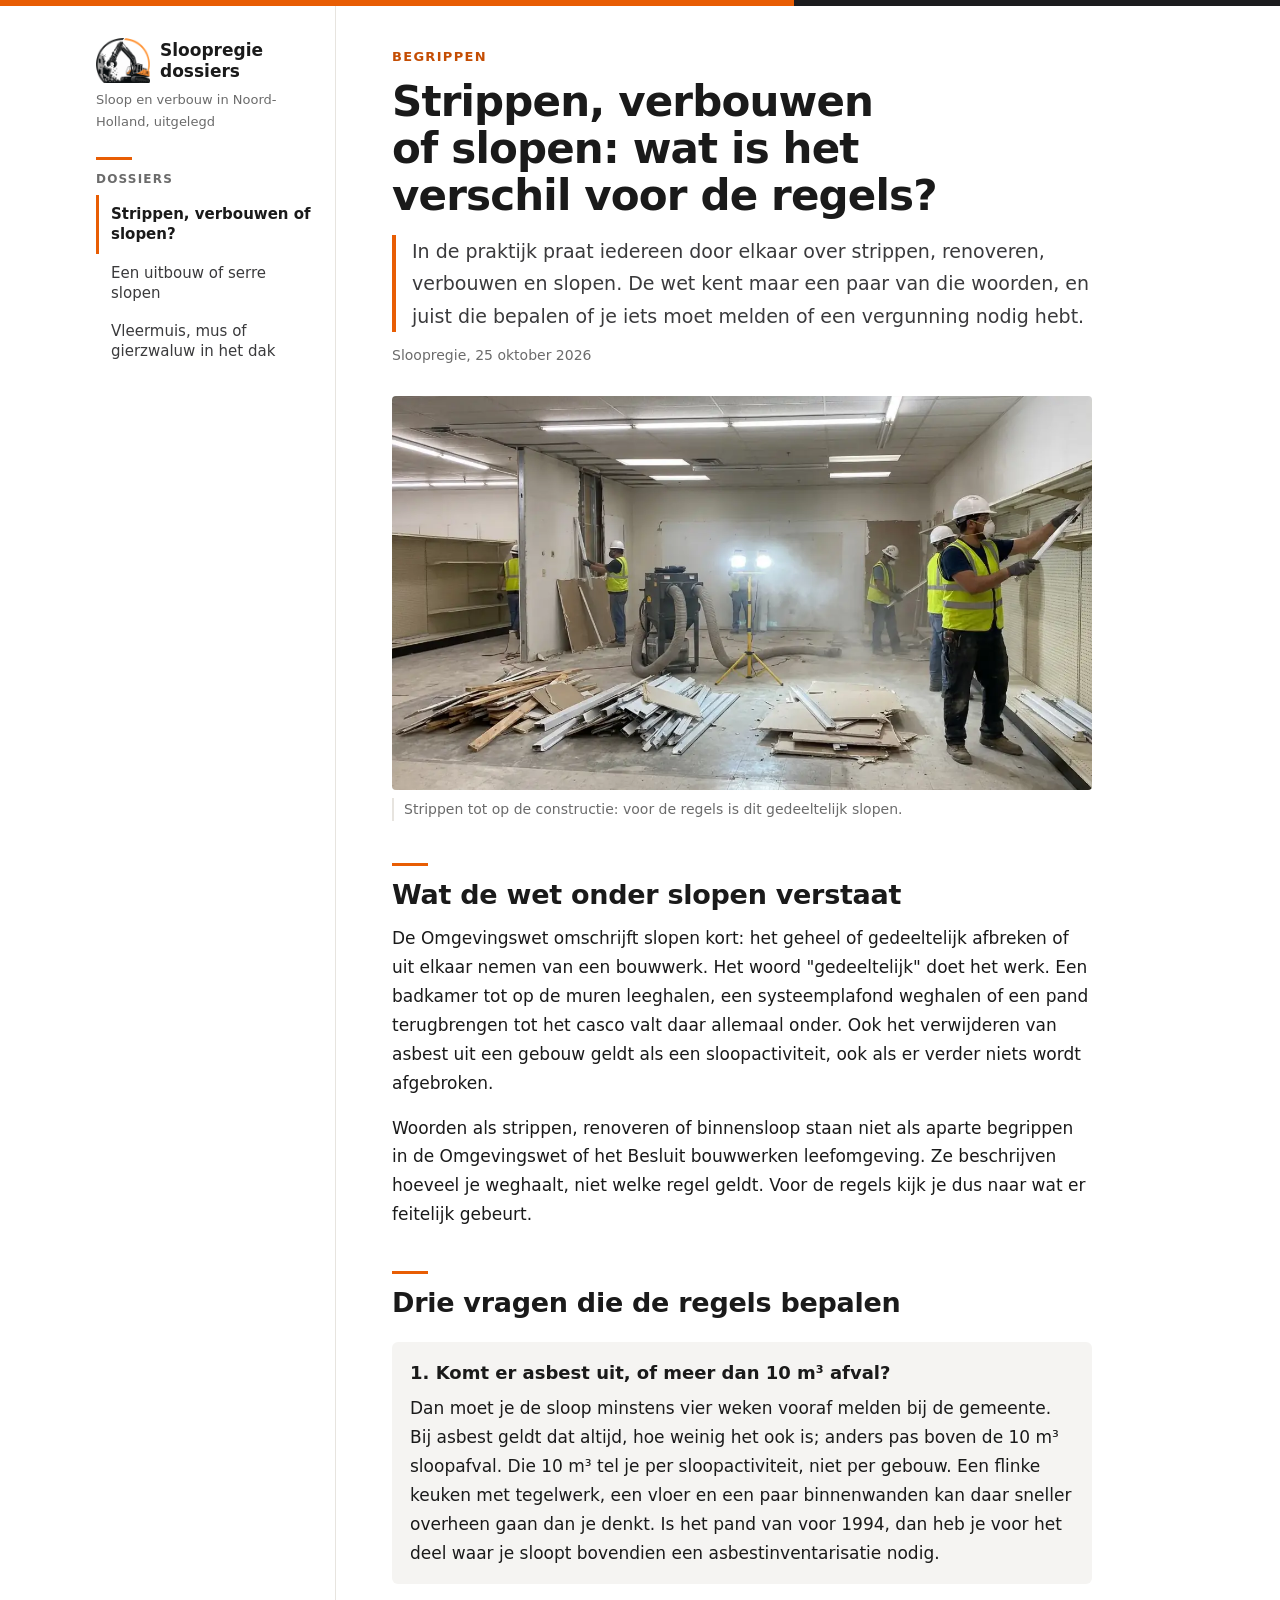
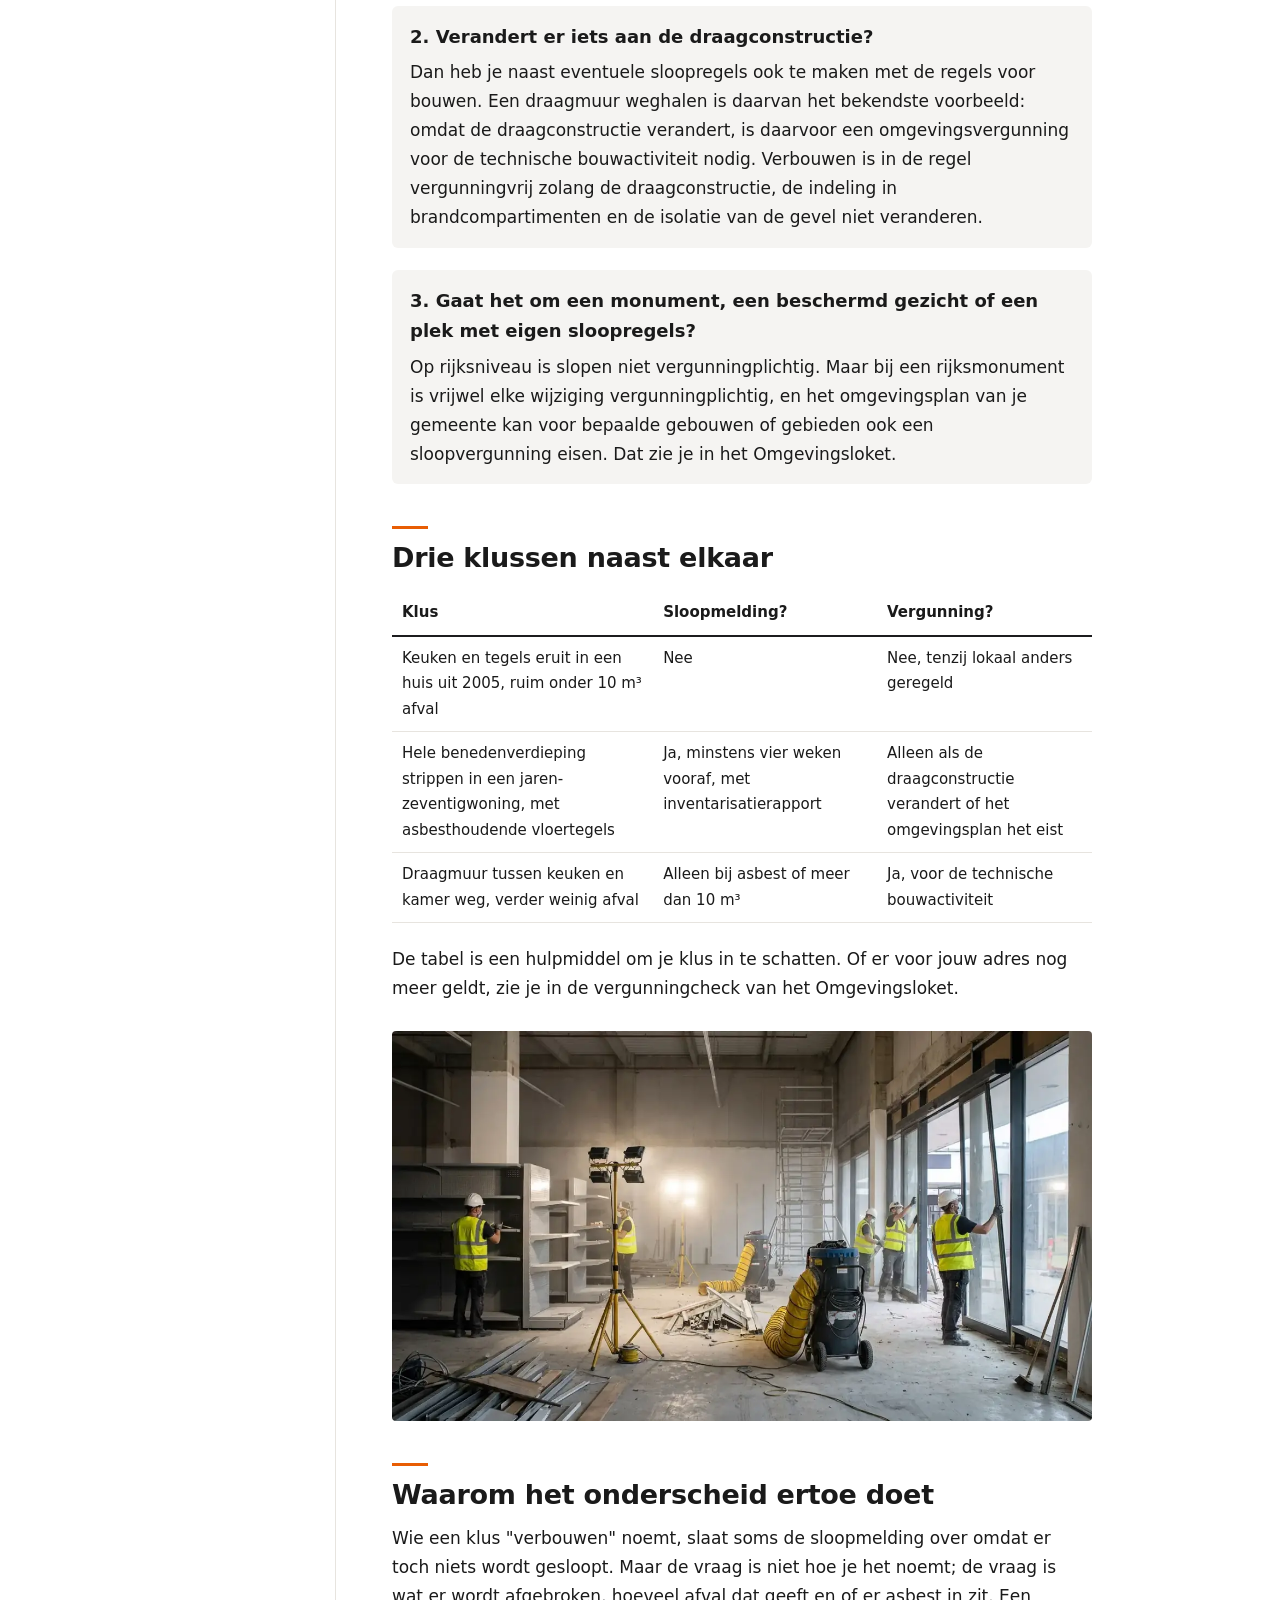
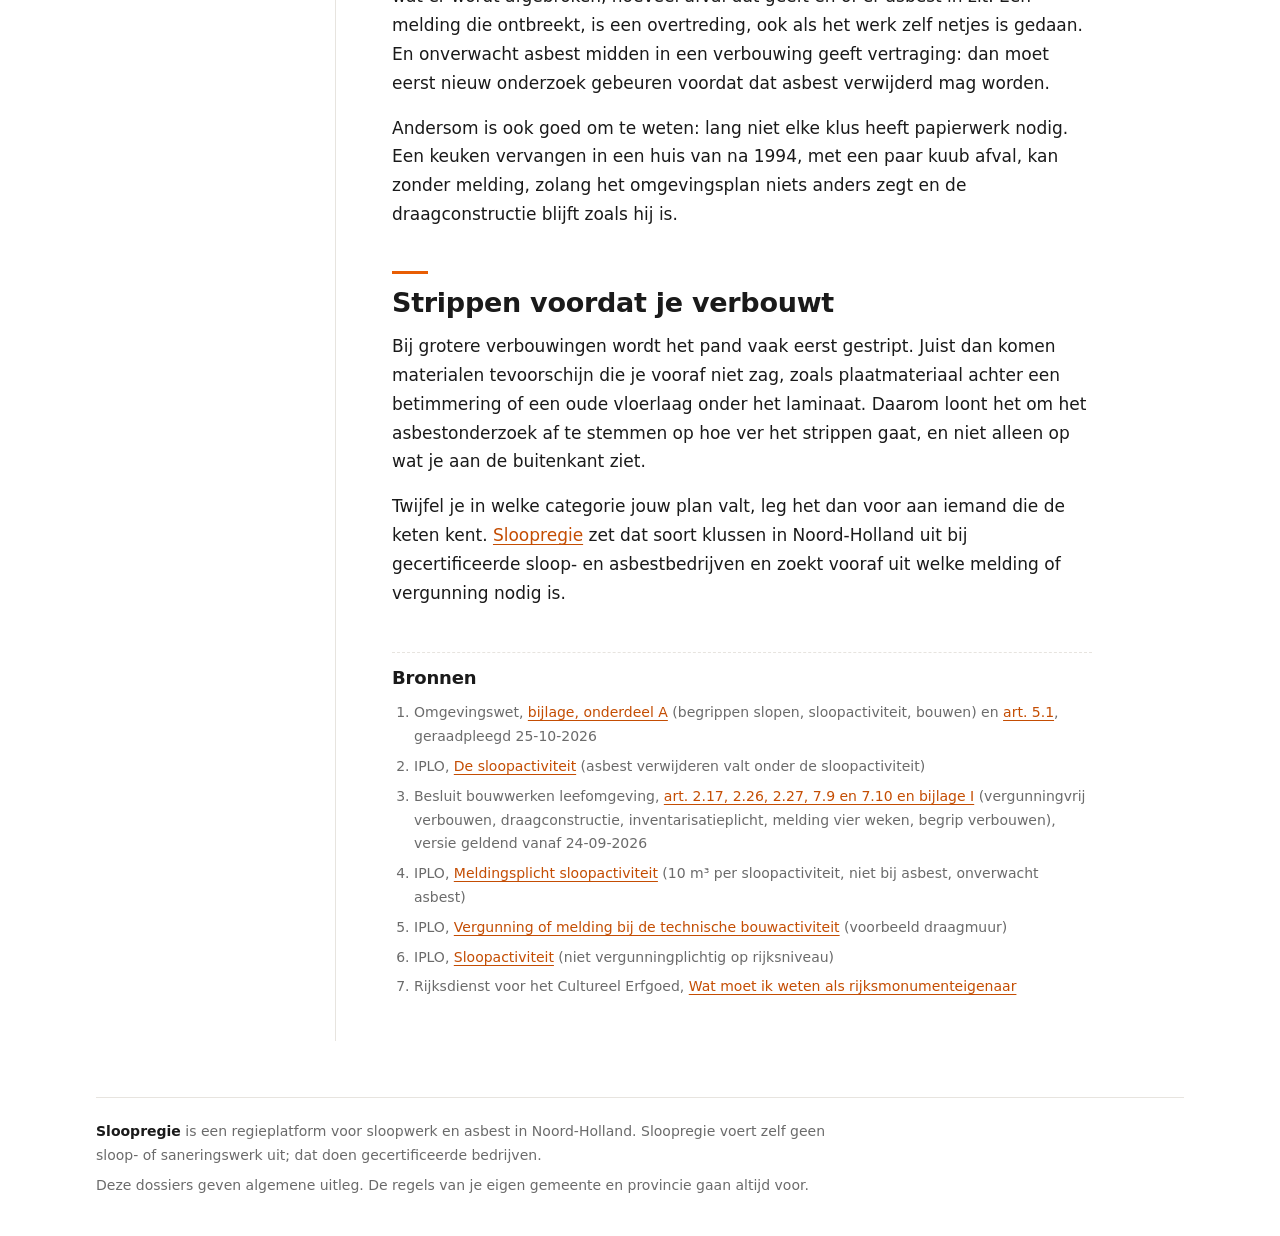
<file: index.html>
<!doctype html>
<html lang="nl"><head><meta charset="utf-8"><meta name="viewport" content="width=device-width,initial-scale=1">
<title>Strippen, verbouwen of slopen: welke regels horen bij jouw klus?</title>
<meta name="description" content="Een keuken eruit, een huis tot op het casco strippen of een draagmuur weg: juridisch is het allemaal slopen, maar de regels verschillen. Zo bepaal je of je een melding, een vergunning of allebei nodig hebt.">
<link rel="canonical" href="https://sloopregie.github.io/">
<link rel="icon" href="logo-mark.png" type="image/png">
<meta name="theme-color" content="#e85d04">
<link rel="stylesheet" href="style.css">
<script type="application/ld+json">{"@context": "https://schema.org", "@type": "Article", "headline": "Strippen, verbouwen of slopen: wat is het verschil voor de regels?", "description": "Een keuken eruit, een huis tot op het casco strippen of een draagmuur weg: juridisch is het allemaal slopen, maar de regels verschillen. Zo bepaal je of je een melding, een vergunning of allebei nodig hebt.", "image": "https://sloopregie.github.io/winkelsloop.webp", "datePublished": "2026-10-25", "dateModified": "2026-10-25", "inLanguage": "nl-NL", "mainEntityOfPage": "https://sloopregie.github.io/", "author": {"@type": "Organization", "name": "Sloopregie", "url": "https://sloopregie.nl/"}, "publisher": {"@type": "Organization", "name": "Sloopregie", "url": "https://sloopregie.nl/"}}</script>
</head><body>
<div class="streep"></div>
<div class="raam">
<aside class="zij"><a class="merk" href="./"><img src="logo-mark.png" alt="" width="54" height="45"><span>Sloopregie<br>dossiers</span></a>
<p class="onder">Sloop en verbouw in Noord-Holland, uitgelegd</p>
<h2>Dossiers</h2><nav aria-label="Dossiers"><ol><li><a href="./" aria-current="page">Strippen, verbouwen of slopen?</a></li><li><a href="./uitbouw-slopen.html">Een uitbouw of serre slopen</a></li><li><a href="./sloop-en-beschermde-dieren.html">Vleermuis, mus of gierzwaluw in het dak</a></li></ol></nav></aside>
<main class="stuk"><article>
<p class="rubriek">Begrippen</p>
<h1>Strippen, verbouwen of slopen: wat is het verschil voor de regels?</h1>
<p class="lead">In de praktijk praat iedereen door elkaar over strippen, renoveren, verbouwen en slopen. De wet kent maar een paar van die woorden, en juist die bepalen of je iets moet melden of een vergunning nodig hebt.</p>
<p class="meta">Sloopregie, 25 oktober 2026</p>
<figure class="breed"><img src="winkelsloop.webp" alt="Leeggehaalde ruimte met kale wanden en plafond, waar werklui met helm de laatste wandplaten en stellingen weghalen" width="1280" height="714" fetchpriority="high"><figcaption>Strippen tot op de constructie: voor de regels is dit gedeeltelijk slopen.</figcaption></figure>

<h2>Wat de wet onder slopen verstaat</h2>
<p>De Omgevingswet omschrijft slopen kort: het geheel of gedeeltelijk afbreken of uit elkaar nemen van een bouwwerk. Het woord "gedeeltelijk" doet het werk. Een badkamer tot op de muren leeghalen, een systeemplafond weghalen of een pand terugbrengen tot het casco valt daar allemaal onder. Ook het verwijderen van asbest uit een gebouw geldt als een sloopactiviteit, ook als er verder niets wordt afgebroken.</p>
<p>Woorden als strippen, renoveren of binnensloop staan niet als aparte begrippen in de Omgevingswet of het Besluit bouwwerken leefomgeving. Ze beschrijven hoeveel je weghaalt, niet welke regel geldt. Voor de regels kijk je dus naar wat er feitelijk gebeurt.</p>

<h2>Drie vragen die de regels bepalen</h2>
<div class="vraag"><h3>1. Komt er asbest uit, of meer dan 10 m³ afval?</h3>
<p>Dan moet je de sloop minstens vier weken vooraf melden bij de gemeente. Bij asbest geldt dat altijd, hoe weinig het ook is; anders pas boven de 10 m³ sloopafval. Die 10 m³ tel je per sloopactiviteit, niet per gebouw. Een flinke keuken met tegelwerk, een vloer en een paar binnenwanden kan daar sneller overheen gaan dan je denkt. Is het pand van voor 1994, dan heb je voor het deel waar je sloopt bovendien een asbestinventarisatie nodig.</p></div>
<div class="vraag"><h3>2. Verandert er iets aan de draagconstructie?</h3>
<p>Dan heb je naast eventuele sloopregels ook te maken met de regels voor bouwen. Een draagmuur weghalen is daarvan het bekendste voorbeeld: omdat de draagconstructie verandert, is daarvoor een omgevingsvergunning voor de technische bouwactiviteit nodig. Verbouwen is in de regel vergunningvrij zolang de draagconstructie, de indeling in brandcompartimenten en de isolatie van de gevel niet veranderen.</p></div>
<div class="vraag"><h3>3. Gaat het om een monument, een beschermd gezicht of een plek met eigen sloopregels?</h3>
<p>Op rijksniveau is slopen niet vergunningplichtig. Maar bij een rijksmonument is vrijwel elke wijziging vergunningplichtig, en het omgevingsplan van je gemeente kan voor bepaalde gebouwen of gebieden ook een sloopvergunning eisen. Dat zie je in het Omgevingsloket.</p></div>

<h2>Drie klussen naast elkaar</h2>
<div class="tabel"><table>
<thead><tr><th>Klus</th><th>Sloopmelding?</th><th>Vergunning?</th></tr></thead>
<tbody>
<tr><td>Keuken en tegels eruit in een huis uit 2005, ruim onder 10 m³ afval</td><td>Nee</td><td>Nee, tenzij lokaal anders geregeld</td></tr>
<tr><td>Hele benedenverdieping strippen in een jaren-zeventigwoning, met asbesthoudende vloertegels</td><td>Ja, minstens vier weken vooraf, met inventarisatierapport</td><td>Alleen als de draagconstructie verandert of het omgevingsplan het eist</td></tr>
<tr><td>Draagmuur tussen keuken en kamer weg, verder weinig afval</td><td>Alleen bij asbest of meer dan 10 m³</td><td>Ja, voor de technische bouwactiviteit</td></tr>
</tbody></table></div>
<p>De tabel is een hulpmiddel om je klus in te schatten. Of er voor jouw adres nog meer geldt, zie je in de vergunningcheck van het Omgevingsloket.</p>

<figure><img src="retail-sloop.webp" alt="Werklui met hesjes halen in een lege, helder verlichte ruimte stellingen en plafondplaten weg, met een bouwstofzuiger op de vloer" width="1280" height="714" loading="lazy" decoding="async"></figure>

<h2>Waarom het onderscheid ertoe doet</h2>
<p>Wie een klus "verbouwen" noemt, slaat soms de sloopmelding over omdat er toch niets wordt gesloopt. Maar de vraag is niet hoe je het noemt; de vraag is wat er wordt afgebroken, hoeveel afval dat geeft en of er asbest in zit. Een melding die ontbreekt, is een overtreding, ook als het werk zelf netjes is gedaan. En onverwacht asbest midden in een verbouwing geeft vertraging: dan moet eerst nieuw onderzoek gebeuren voordat dat asbest verwijderd mag worden.</p>
<p>Andersom is ook goed om te weten: lang niet elke klus heeft papierwerk nodig. Een keuken vervangen in een huis van na 1994, met een paar kuub afval, kan zonder melding, zolang het omgevingsplan niets anders zegt en de draagconstructie blijft zoals hij is.</p>

<h2>Strippen voordat je verbouwt</h2>
<p>Bij grotere verbouwingen wordt het pand vaak eerst gestript. Juist dan komen materialen tevoorschijn die je vooraf niet zag, zoals plaatmateriaal achter een betimmering of een oude vloerlaag onder het laminaat. Daarom loont het om het asbestonderzoek af te stemmen op hoe ver het strippen gaat, en niet alleen op wat je aan de buitenkant ziet.</p>
<p>Twijfel je in welke categorie jouw plan valt, leg het dan voor aan iemand die de keten kent. <a href="https://sloopregie.nl/">Sloopregie</a> zet dat soort klussen in Noord-Holland uit bij gecertificeerde sloop- en asbestbedrijven en zoekt vooraf uit welke melding of vergunning nodig is.</p>

<section class="bronnen"><h2>Bronnen</h2><ol><li>Omgevingswet, <a href="https://wetten.overheid.nl/BWBR0037885">bijlage, onderdeel A</a> (begrippen slopen, sloopactiviteit, bouwen) en <a href="https://wetten.overheid.nl/BWBR0037885">art. 5.1</a>, geraadpleegd 25-10-2026</li><li>IPLO, <a href="https://iplo.nl/regelgeving/regels-voor-activiteiten/sloopactiviteit/definitie-sloopactiviteit/">De sloopactiviteit</a> (asbest verwijderen valt onder de sloopactiviteit)</li><li>Besluit bouwwerken leefomgeving, <a href="https://wetten.overheid.nl/BWBR0041297">art. 2.17, 2.26, 2.27, 7.9 en 7.10 en bijlage I</a> (vergunningvrij verbouwen, draagconstructie, inventarisatieplicht, melding vier weken, begrip verbouwen), versie geldend vanaf 24-09-2026</li><li>IPLO, <a href="https://iplo.nl/regelgeving/regels-voor-activiteiten/sloopactiviteit/meldingsplicht-sloopactiviteit/">Meldingsplicht sloopactiviteit</a> (10 m³ per sloopactiviteit, niet bij asbest, onverwacht asbest)</li><li>IPLO, <a href="https://iplo.nl/regelgeving/regels-voor-activiteiten/technische-bouwactiviteit/plichten/vergunning-melding-technische-bouwactiviteit/">Vergunning of melding bij de technische bouwactiviteit</a> (voorbeeld draagmuur)</li><li>IPLO, <a href="https://iplo.nl/regelgeving/regels-voor-activiteiten/sloopactiviteit/">Sloopactiviteit</a> (niet vergunningplichtig op rijksniveau)</li><li>Rijksdienst voor het Cultureel Erfgoed, <a href="https://www.cultureelerfgoed.nl/domeinen/monumenten/wat-moet-ik-weten-als-rijksmonumenteigenaar">Wat moet ik weten als rijksmonumenteigenaar</a></li></ol></section>
</article></main>
<div class="voet"><p><b>Sloopregie</b> is een regieplatform voor sloopwerk en asbest in Noord-Holland. Sloopregie voert zelf geen sloop- of saneringswerk uit; dat doen gecertificeerde bedrijven.</p>
<p>Deze dossiers geven algemene uitleg. De regels van je eigen gemeente en provincie gaan altijd voor.</p></div>
</div>
</body></html>
</file>
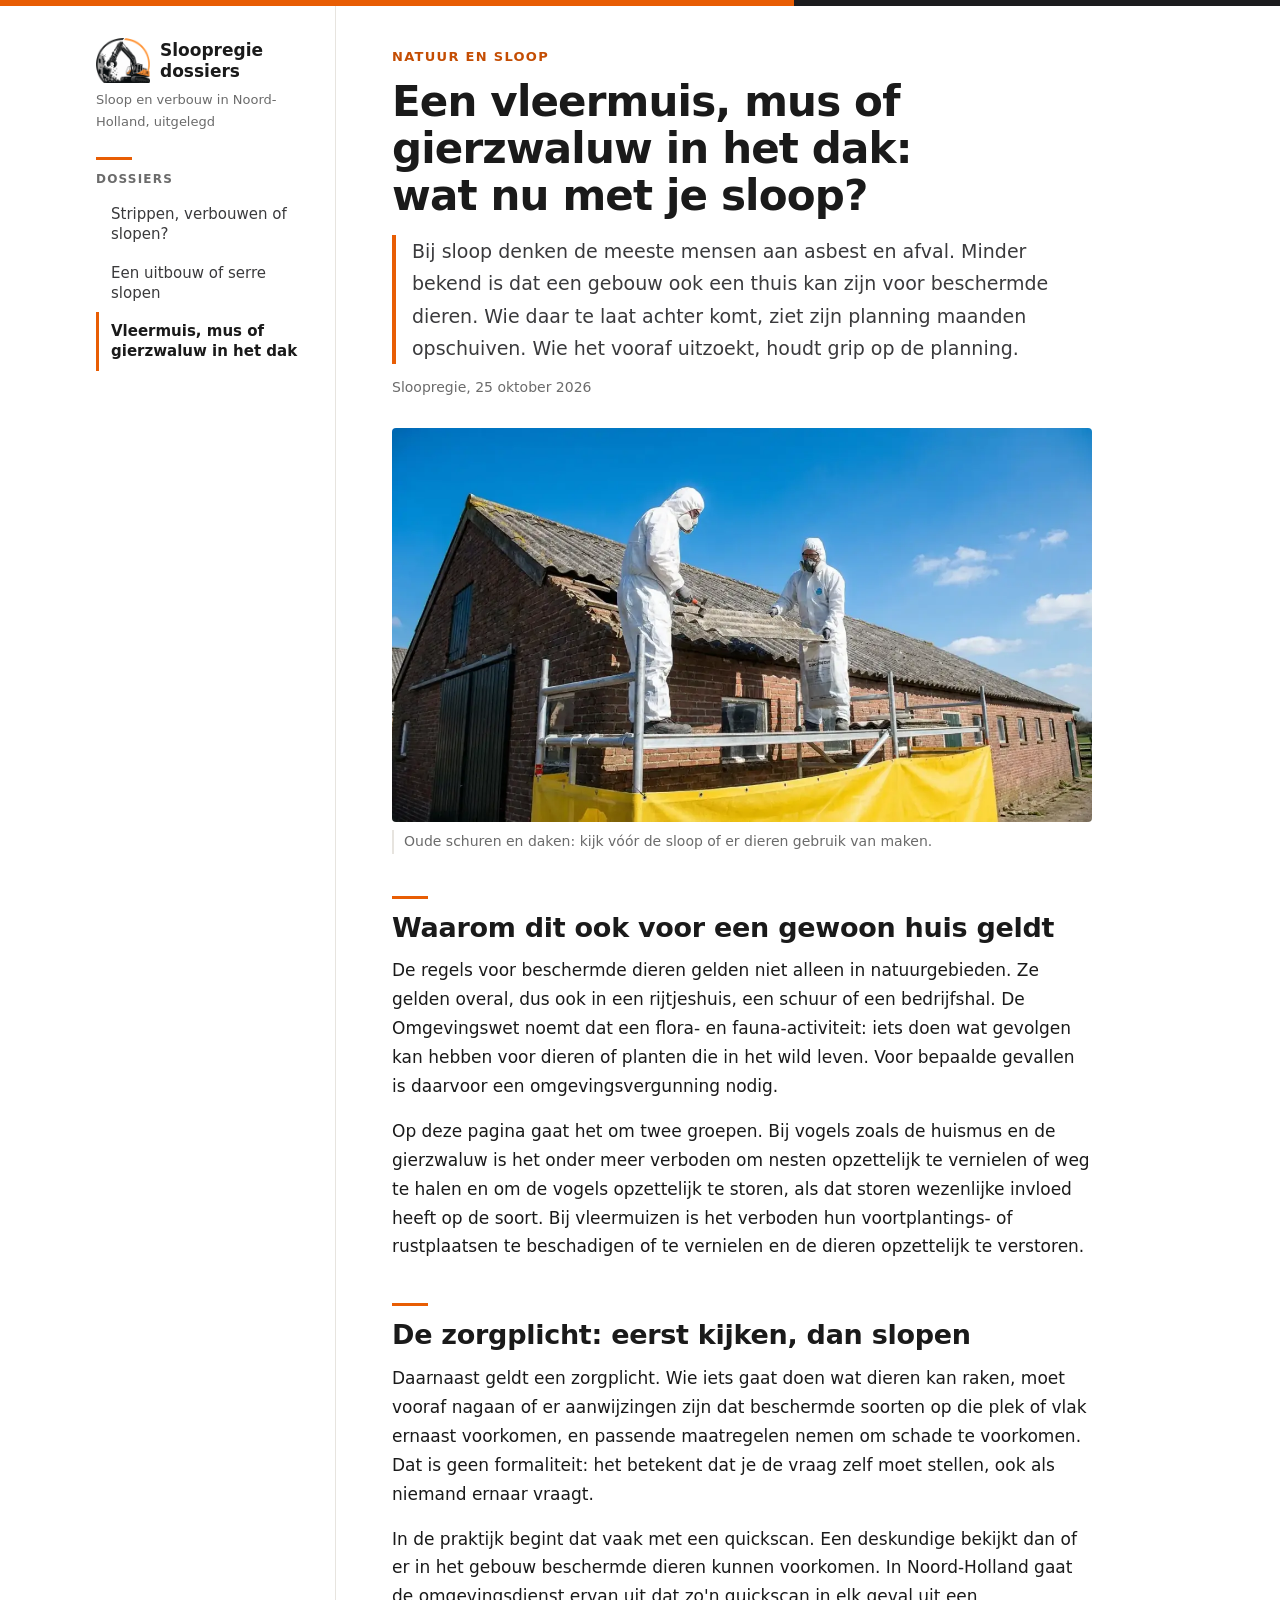
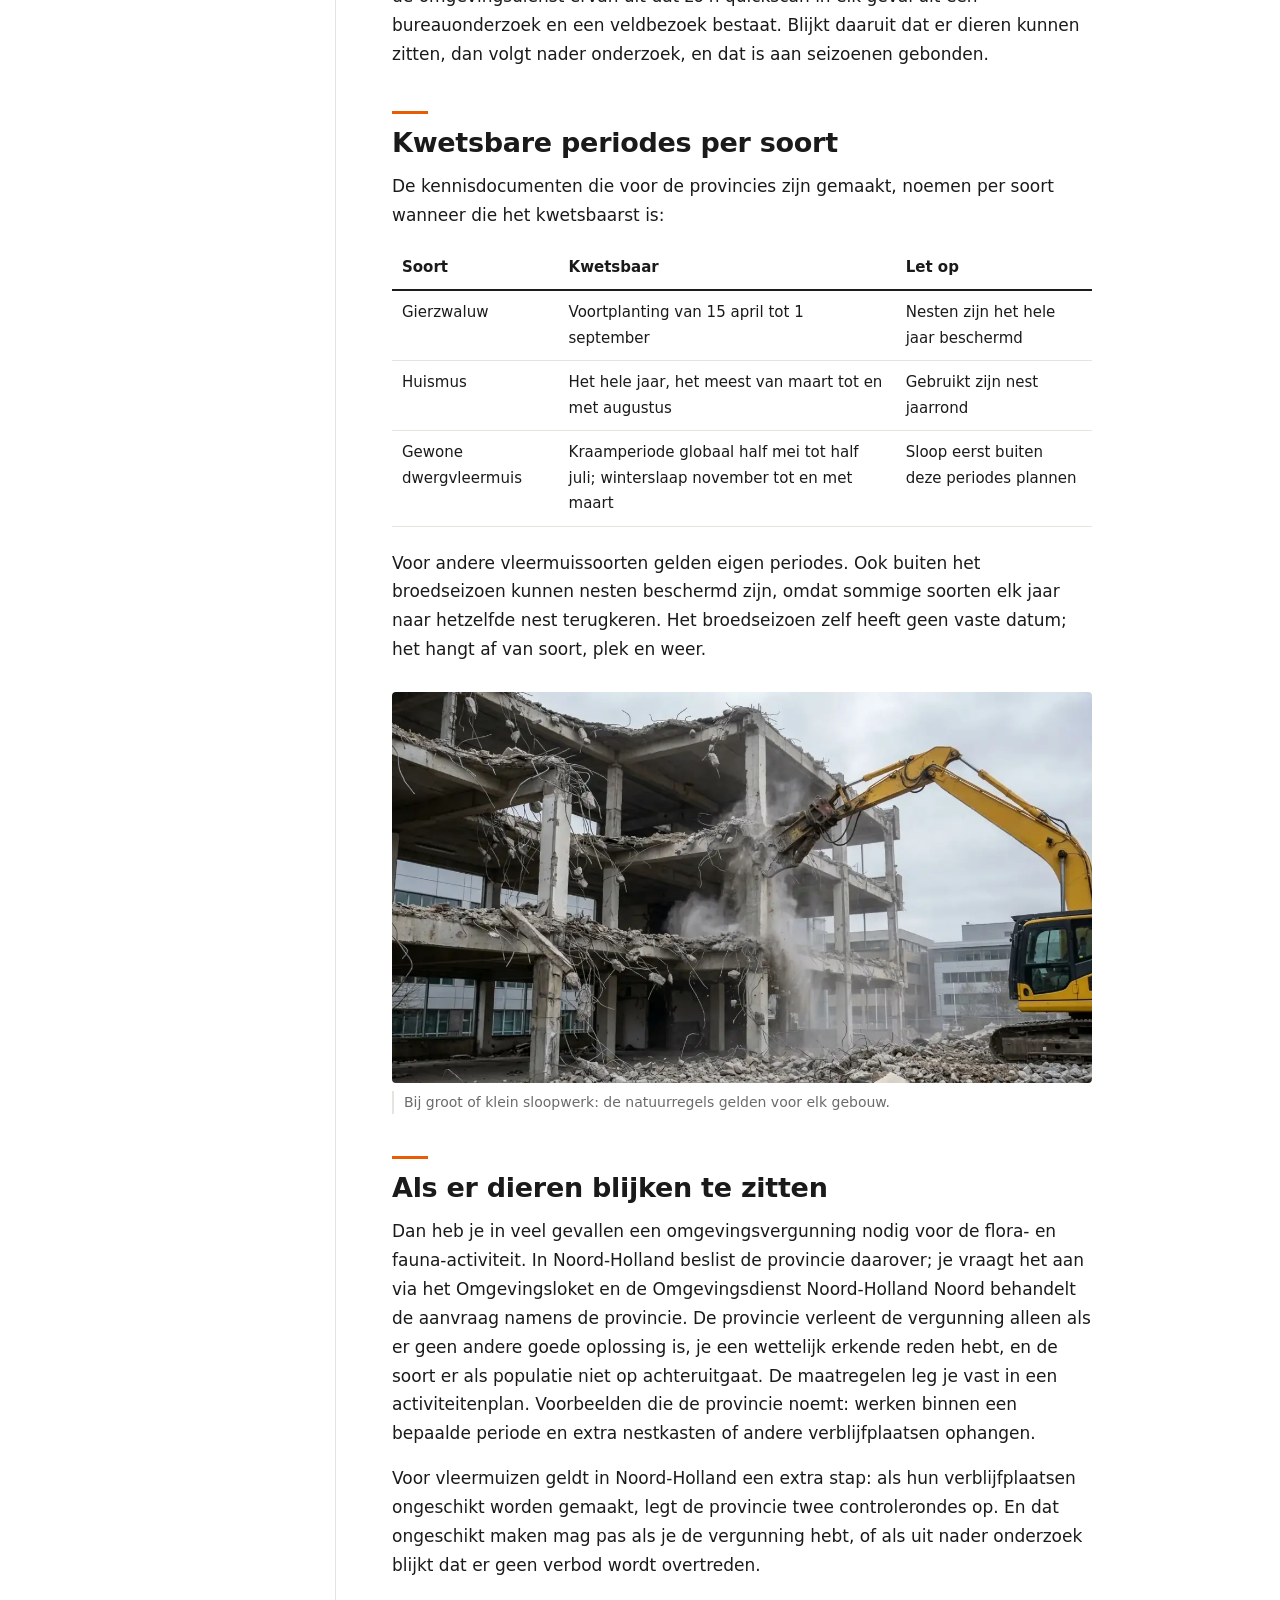
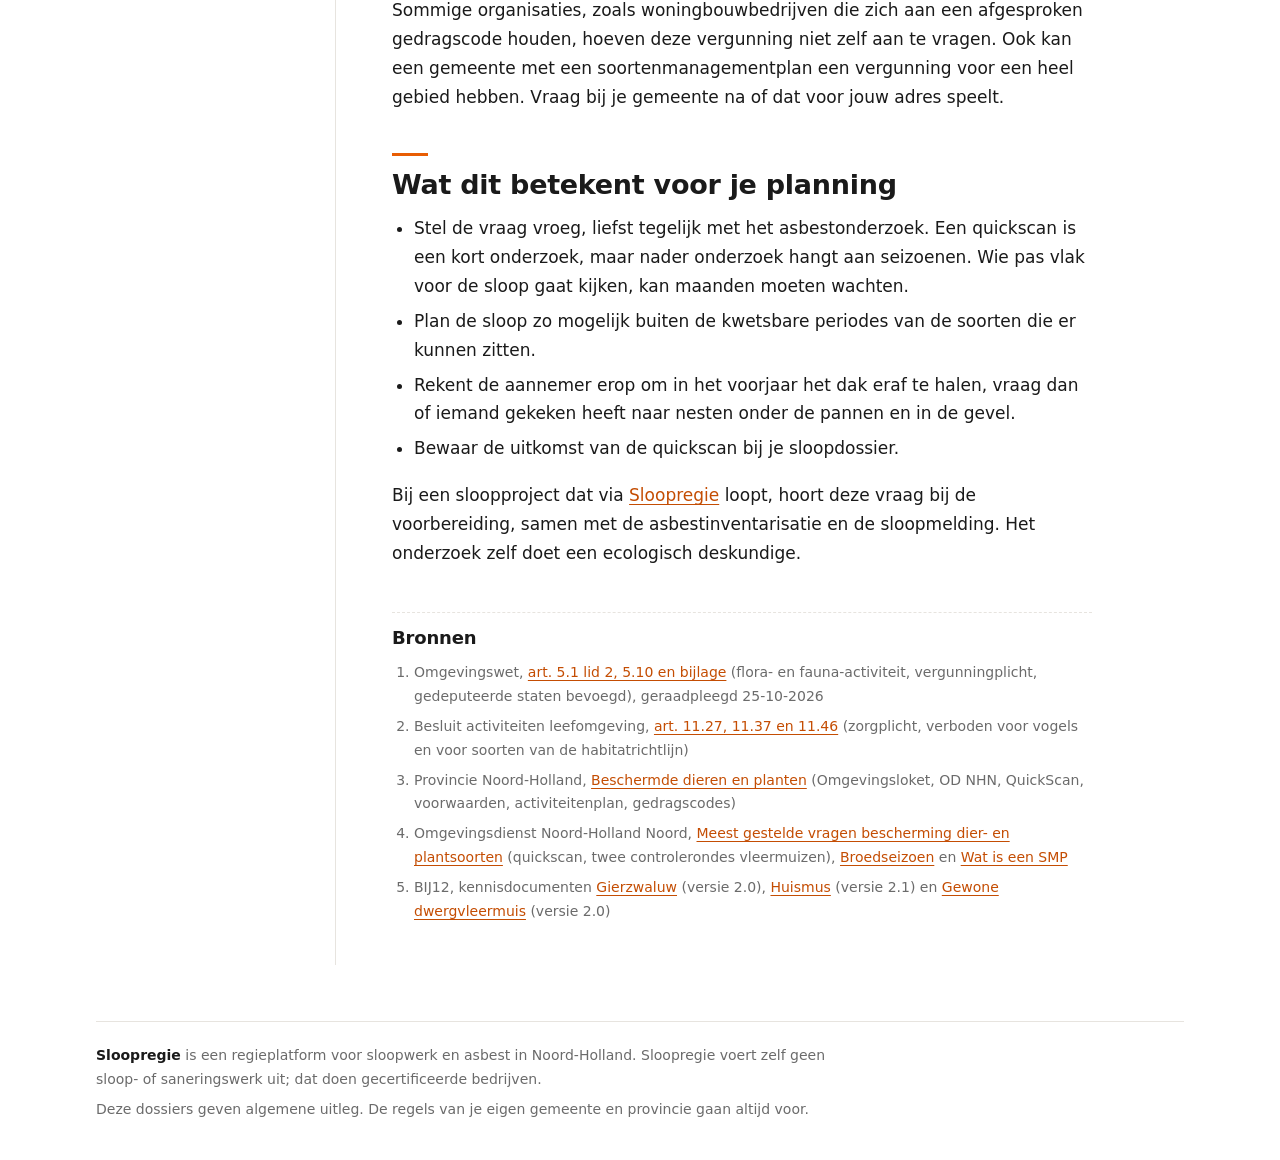
<file: sloop-en-beschermde-dieren.html>
<!doctype html>
<html lang="nl"><head><meta charset="utf-8"><meta name="viewport" content="width=device-width,initial-scale=1">
<title>Vleermuis, huismus of gierzwaluw in het dak: wat betekent dat voor je sloop?</title>
<meta name="description" content="Oude daken, spouwmuren en schuren zijn soms een verblijfplaats van beschermde dieren. Wat de regels zeggen, wanneer je een quickscan laat doen en welke periodes in Noord-Holland kwetsbaar zijn.">
<link rel="canonical" href="https://sloopregie.github.io/sloop-en-beschermde-dieren.html">
<link rel="icon" href="logo-mark.png" type="image/png">
<meta name="theme-color" content="#e85d04">
<link rel="stylesheet" href="style.css">
<script type="application/ld+json">{"@context": "https://schema.org", "@type": "Article", "headline": "Een vleermuis, mus of gierzwaluw in het dak: wat nu met je sloop?", "description": "Oude daken, spouwmuren en schuren zijn soms een verblijfplaats van beschermde dieren. Wat de regels zeggen, wanneer je een quickscan laat doen en welke periodes in Noord-Holland kwetsbaar zijn.", "image": "https://sloopregie.github.io/asbest-dak.webp", "datePublished": "2026-10-25", "dateModified": "2026-10-25", "inLanguage": "nl-NL", "mainEntityOfPage": "https://sloopregie.github.io/sloop-en-beschermde-dieren.html", "author": {"@type": "Organization", "name": "Sloopregie", "url": "https://sloopregie.nl/"}, "publisher": {"@type": "Organization", "name": "Sloopregie", "url": "https://sloopregie.nl/"}}</script>
</head><body>
<div class="streep"></div>
<div class="raam">
<aside class="zij"><a class="merk" href="./"><img src="logo-mark.png" alt="" width="54" height="45"><span>Sloopregie<br>dossiers</span></a>
<p class="onder">Sloop en verbouw in Noord-Holland, uitgelegd</p>
<h2>Dossiers</h2><nav aria-label="Dossiers"><ol><li><a href="./">Strippen, verbouwen of slopen?</a></li><li><a href="./uitbouw-slopen.html">Een uitbouw of serre slopen</a></li><li><a href="./sloop-en-beschermde-dieren.html" aria-current="page">Vleermuis, mus of gierzwaluw in het dak</a></li></ol></nav></aside>
<main class="stuk"><article>
<p class="rubriek">Natuur en sloop</p>
<h1>Een vleermuis, mus of gierzwaluw in het dak: wat nu met je sloop?</h1>
<p class="lead">Bij sloop denken de meeste mensen aan asbest en afval. Minder bekend is dat een gebouw ook een thuis kan zijn voor beschermde dieren. Wie daar te laat achter komt, ziet zijn planning maanden opschuiven. Wie het vooraf uitzoekt, houdt grip op de planning.</p>
<p class="meta">Sloopregie, 25 oktober 2026</p>
<figure class="breed"><img src="asbest-dak.webp" alt="Oude bakstenen schuur met een golfplaten dak en houten deuren, waar twee mensen in witte pakken op een steiger staan" width="1280" height="714" fetchpriority="high"><figcaption>Oude schuren en daken: kijk vóór de sloop of er dieren gebruik van maken.</figcaption></figure>

<h2>Waarom dit ook voor een gewoon huis geldt</h2>
<p>De regels voor beschermde dieren gelden niet alleen in natuurgebieden. Ze gelden overal, dus ook in een rijtjeshuis, een schuur of een bedrijfshal. De Omgevingswet noemt dat een flora- en fauna-activiteit: iets doen wat gevolgen kan hebben voor dieren of planten die in het wild leven. Voor bepaalde gevallen is daarvoor een omgevingsvergunning nodig.</p>
<p>Op deze pagina gaat het om twee groepen. Bij vogels zoals de huismus en de gierzwaluw is het onder meer verboden om nesten opzettelijk te vernielen of weg te halen en om de vogels opzettelijk te storen, als dat storen wezenlijke invloed heeft op de soort. Bij vleermuizen is het verboden hun voortplantings- of rustplaatsen te beschadigen of te vernielen en de dieren opzettelijk te verstoren.</p>

<h2>De zorgplicht: eerst kijken, dan slopen</h2>
<p>Daarnaast geldt een zorgplicht. Wie iets gaat doen wat dieren kan raken, moet vooraf nagaan of er aanwijzingen zijn dat beschermde soorten op die plek of vlak ernaast voorkomen, en passende maatregelen nemen om schade te voorkomen. Dat is geen formaliteit: het betekent dat je de vraag zelf moet stellen, ook als niemand ernaar vraagt.</p>
<p>In de praktijk begint dat vaak met een quickscan. Een deskundige bekijkt dan of er in het gebouw beschermde dieren kunnen voorkomen. In Noord-Holland gaat de omgevingsdienst ervan uit dat zo'n quickscan in elk geval uit een bureauonderzoek en een veldbezoek bestaat. Blijkt daaruit dat er dieren kunnen zitten, dan volgt nader onderzoek, en dat is aan seizoenen gebonden.</p>

<h2>Kwetsbare periodes per soort</h2>
<p>De kennisdocumenten die voor de provincies zijn gemaakt, noemen per soort wanneer die het kwetsbaarst is:</p>
<div class="tabel"><table>
<thead><tr><th>Soort</th><th>Kwetsbaar</th><th>Let op</th></tr></thead>
<tbody>
<tr><td>Gierzwaluw</td><td>Voortplanting van 15 april tot 1 september</td><td>Nesten zijn het hele jaar beschermd</td></tr>
<tr><td>Huismus</td><td>Het hele jaar, het meest van maart tot en met augustus</td><td>Gebruikt zijn nest jaarrond</td></tr>
<tr><td>Gewone dwergvleermuis</td><td>Kraamperiode globaal half mei tot half juli; winterslaap november tot en met maart</td><td>Sloop eerst buiten deze periodes plannen</td></tr>
</tbody></table></div>
<p>Voor andere vleermuissoorten gelden eigen periodes. Ook buiten het broedseizoen kunnen nesten beschermd zijn, omdat sommige soorten elk jaar naar hetzelfde nest terugkeren. Het broedseizoen zelf heeft geen vaste datum; het hangt af van soort, plek en weer.</p>

<figure><img src="bedrijfspand-sloop.webp" alt="Graafmachine sloopt een betonnen kantoorgebouw van meerdere verdiepingen, met stofwolken en puin" width="1280" height="714" loading="lazy" decoding="async"><figcaption>Bij groot of klein sloopwerk: de natuurregels gelden voor elk gebouw.</figcaption></figure>

<h2>Als er dieren blijken te zitten</h2>
<p>Dan heb je in veel gevallen een omgevingsvergunning nodig voor de flora- en fauna-activiteit. In Noord-Holland beslist de provincie daarover; je vraagt het aan via het Omgevingsloket en de Omgevingsdienst Noord-Holland Noord behandelt de aanvraag namens de provincie. De provincie verleent de vergunning alleen als er geen andere goede oplossing is, je een wettelijk erkende reden hebt, en de soort er als populatie niet op achteruitgaat. De maatregelen leg je vast in een activiteitenplan. Voorbeelden die de provincie noemt: werken binnen een bepaalde periode en extra nestkasten of andere verblijfplaatsen ophangen.</p>
<p>Voor vleermuizen geldt in Noord-Holland een extra stap: als hun verblijfplaatsen ongeschikt worden gemaakt, legt de provincie twee controlerondes op. En dat ongeschikt maken mag pas als je de vergunning hebt, of als uit nader onderzoek blijkt dat er geen verbod wordt overtreden.</p>
<p>Sommige organisaties, zoals woningbouwbedrijven die zich aan een afgesproken gedragscode houden, hoeven deze vergunning niet zelf aan te vragen. Ook kan een gemeente met een soortenmanagementplan een vergunning voor een heel gebied hebben. Vraag bij je gemeente na of dat voor jouw adres speelt.</p>

<h2>Wat dit betekent voor je planning</h2>
<ul>
<li>Stel de vraag vroeg, liefst tegelijk met het asbestonderzoek. Een quickscan is een kort onderzoek, maar nader onderzoek hangt aan seizoenen. Wie pas vlak voor de sloop gaat kijken, kan maanden moeten wachten.</li>
<li>Plan de sloop zo mogelijk buiten de kwetsbare periodes van de soorten die er kunnen zitten.</li>
<li>Rekent de aannemer erop om in het voorjaar het dak eraf te halen, vraag dan of iemand gekeken heeft naar nesten onder de pannen en in de gevel.</li>
<li>Bewaar de uitkomst van de quickscan bij je sloopdossier.</li>
</ul>
<p>Bij een sloopproject dat via <a href="https://sloopregie.nl/">Sloopregie</a> loopt, hoort deze vraag bij de voorbereiding, samen met de asbestinventarisatie en de sloopmelding. Het onderzoek zelf doet een ecologisch deskundige.</p>

<section class="bronnen"><h2>Bronnen</h2><ol><li>Omgevingswet, <a href="https://wetten.overheid.nl/BWBR0037885">art. 5.1 lid 2, 5.10 en bijlage</a> (flora- en fauna-activiteit, vergunningplicht, gedeputeerde staten bevoegd), geraadpleegd 25-10-2026</li><li>Besluit activiteiten leefomgeving, <a href="https://wetten.overheid.nl/BWBR0041330">art. 11.27, 11.37 en 11.46</a> (zorgplicht, verboden voor vogels en voor soorten van de habitatrichtlijn)</li><li>Provincie Noord-Holland, <a href="https://www.noord-holland.nl/Producten_op_alfabet/Beschermde_dieren_en_planten">Beschermde dieren en planten</a> (Omgevingsloket, OD NHN, QuickScan, voorwaarden, activiteitenplan, gedragscodes)</li><li>Omgevingsdienst Noord-Holland Noord, <a href="https://www.odnhn.nl/informatie-over/natuur/meest-gestelde-vragen-bescherming-van-dier-en-plantsoorten/">Meest gestelde vragen bescherming dier- en plantsoorten</a> (quickscan, twee controlerondes vleermuizen), <a href="https://www.odnhn.nl/informatie-over/natuur/broedseizoen/">Broedseizoen</a> en <a href="https://www.odnhn.nl/informatie-over/natuur/wat-is-een-soortenmanagementplan-smp/">Wat is een SMP</a></li><li>BIJ12, kennisdocumenten <a href="https://www.bij12.nl/wp-content/uploads/2023/11/Kennisdocument-Gierzwaluw.pdf">Gierzwaluw</a> (versie 2.0), <a href="https://www.bij12.nl/wp-content/uploads/2023/11/Kennisdocument-Huismus.pdf">Huismus</a> (versie 2.1) en <a href="https://www.bij12.nl/wp-content/uploads/2024/04/Kennisdocument-Gewone-dwergvleermuis-versie-2.0.pdf">Gewone dwergvleermuis</a> (versie 2.0)</li></ol></section>
</article></main>
<div class="voet"><p><b>Sloopregie</b> is een regieplatform voor sloopwerk en asbest in Noord-Holland. Sloopregie voert zelf geen sloop- of saneringswerk uit; dat doen gecertificeerde bedrijven.</p>
<p>Deze dossiers geven algemene uitleg. De regels van je eigen gemeente en provincie gaan altijd voor.</p></div>
</div>
</body></html>
</file>
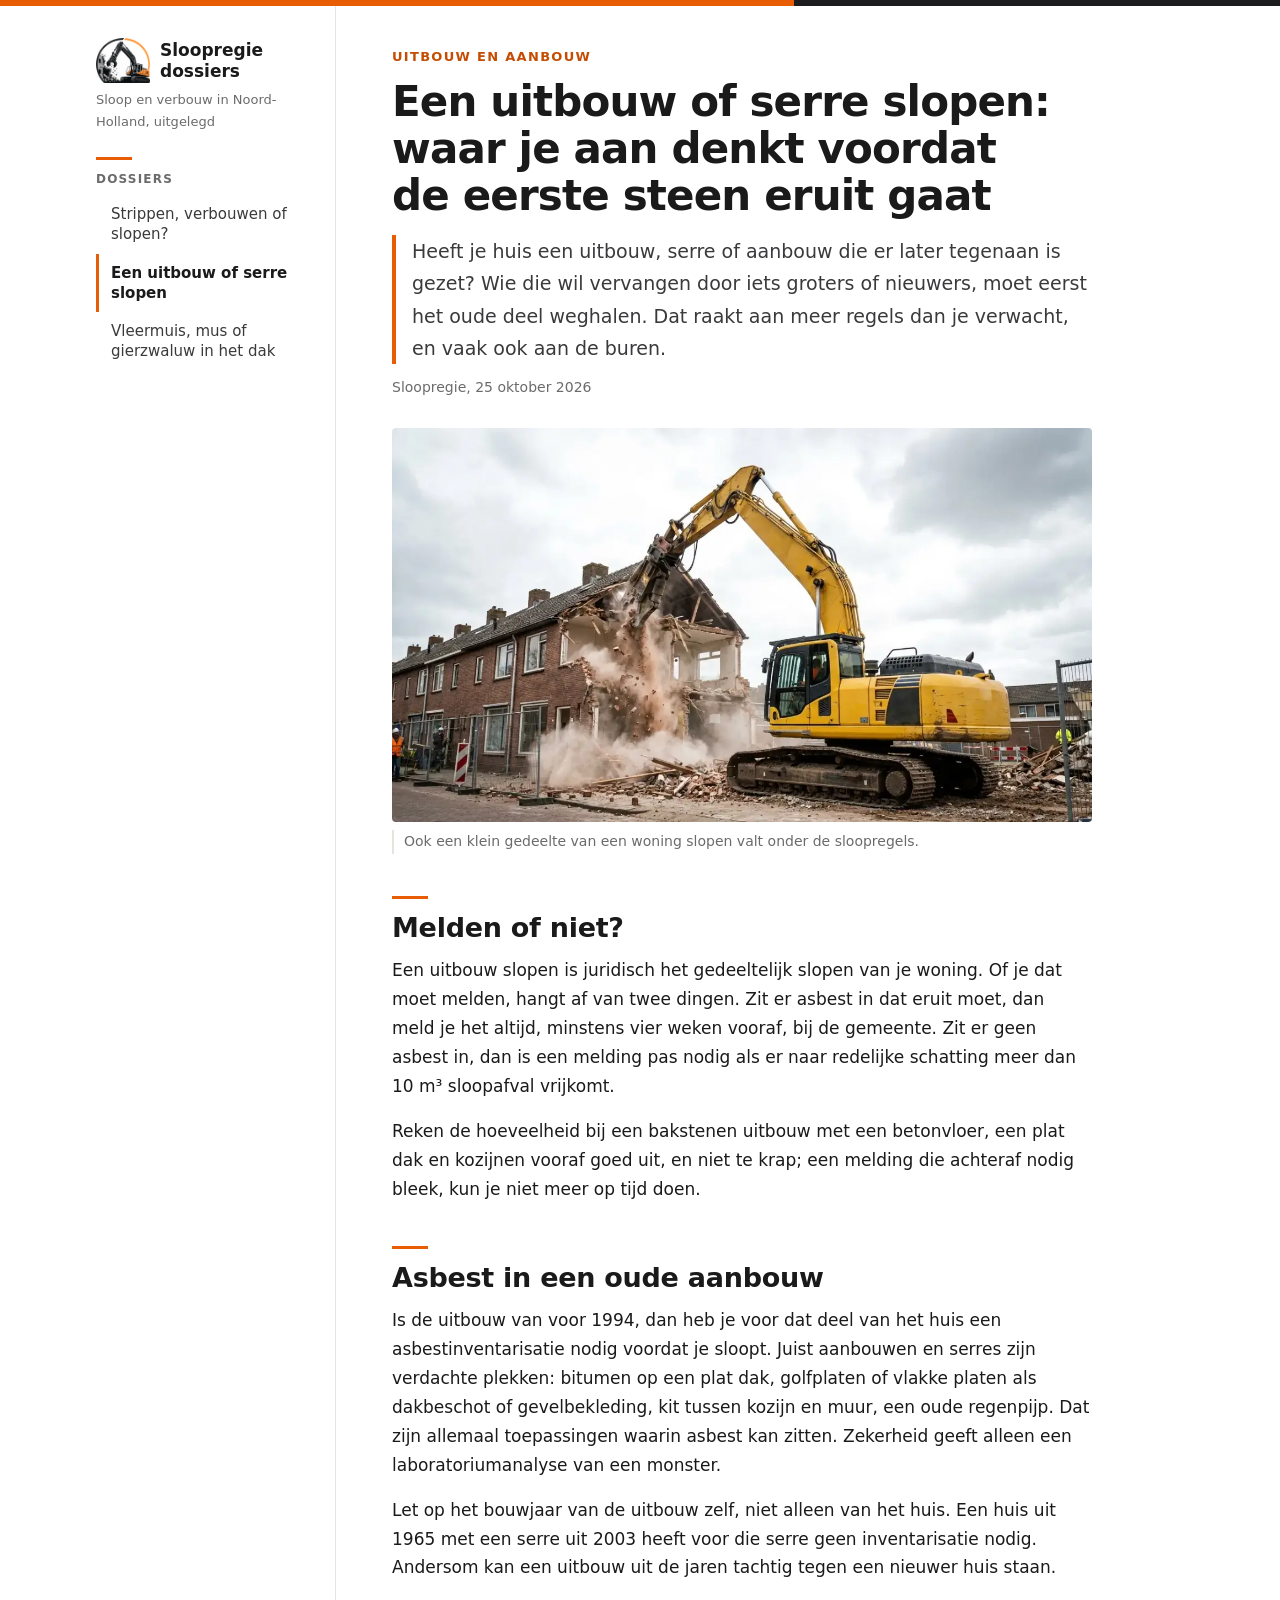
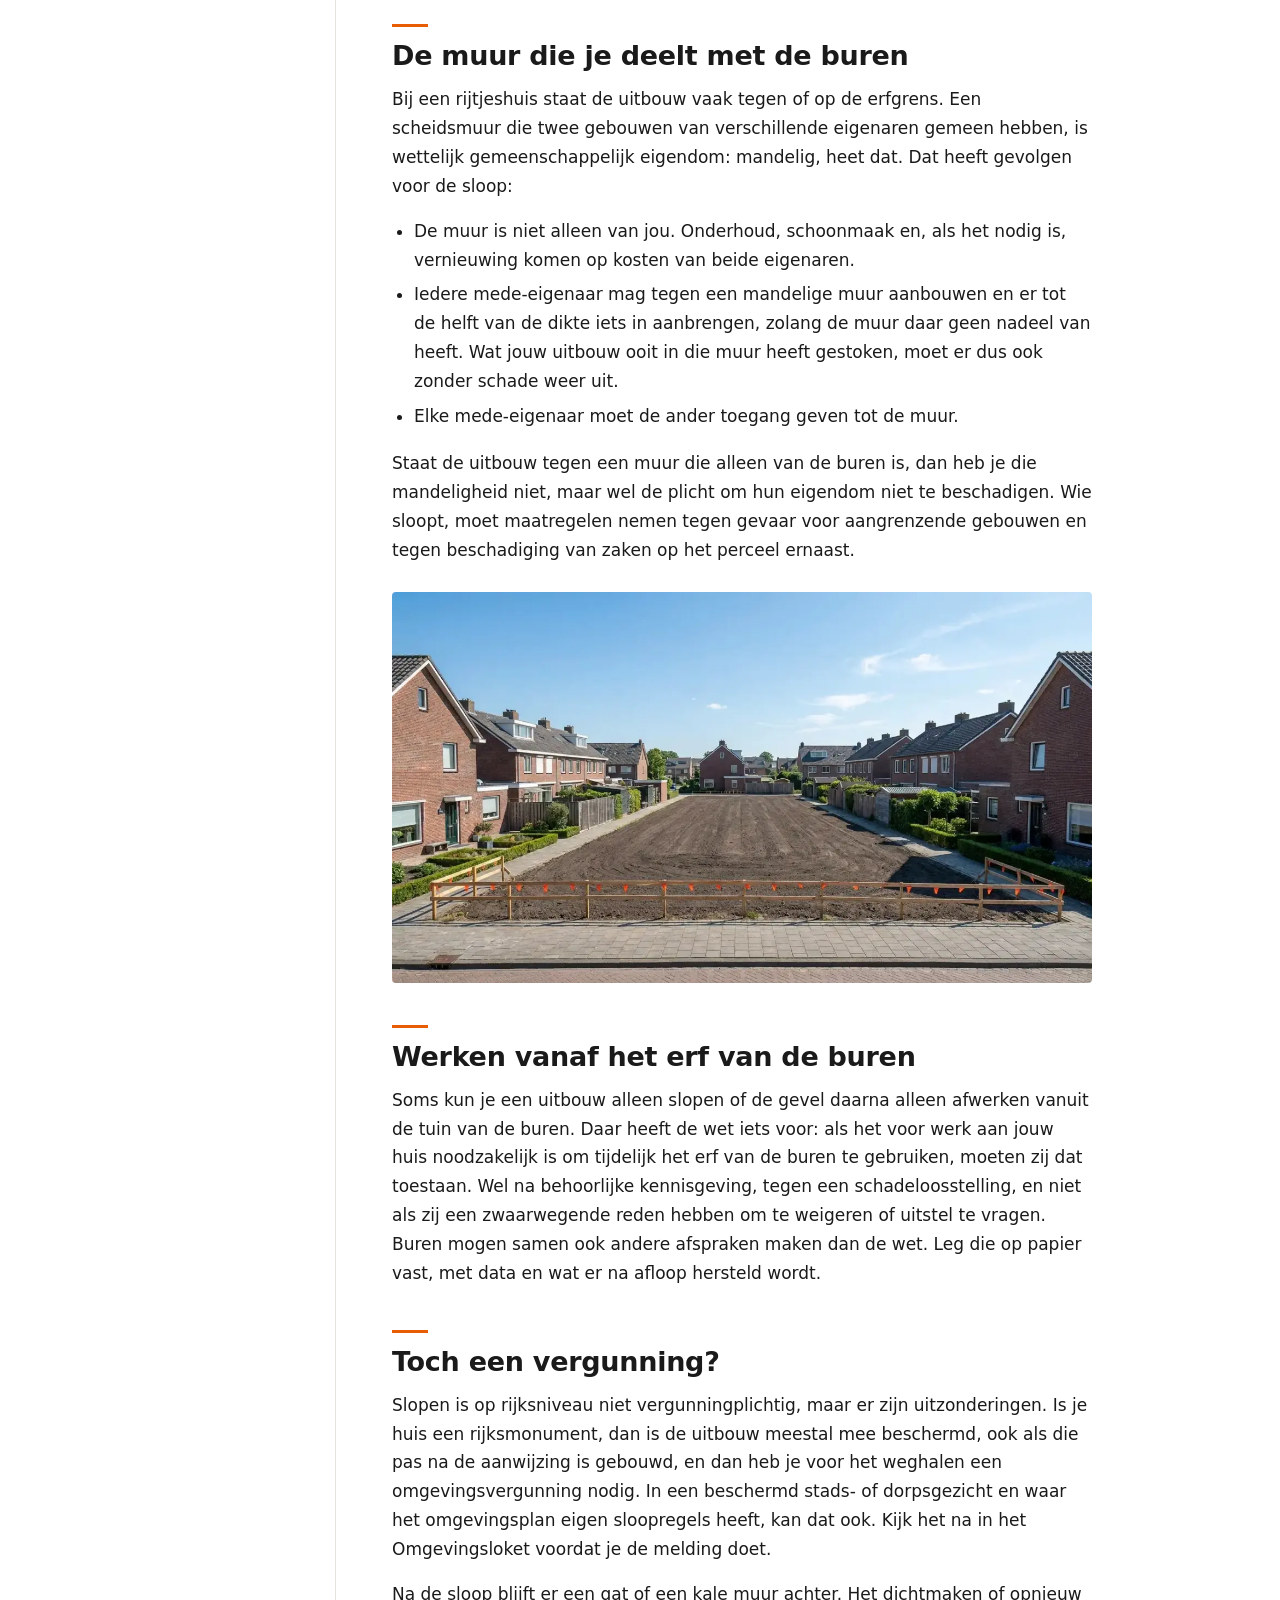
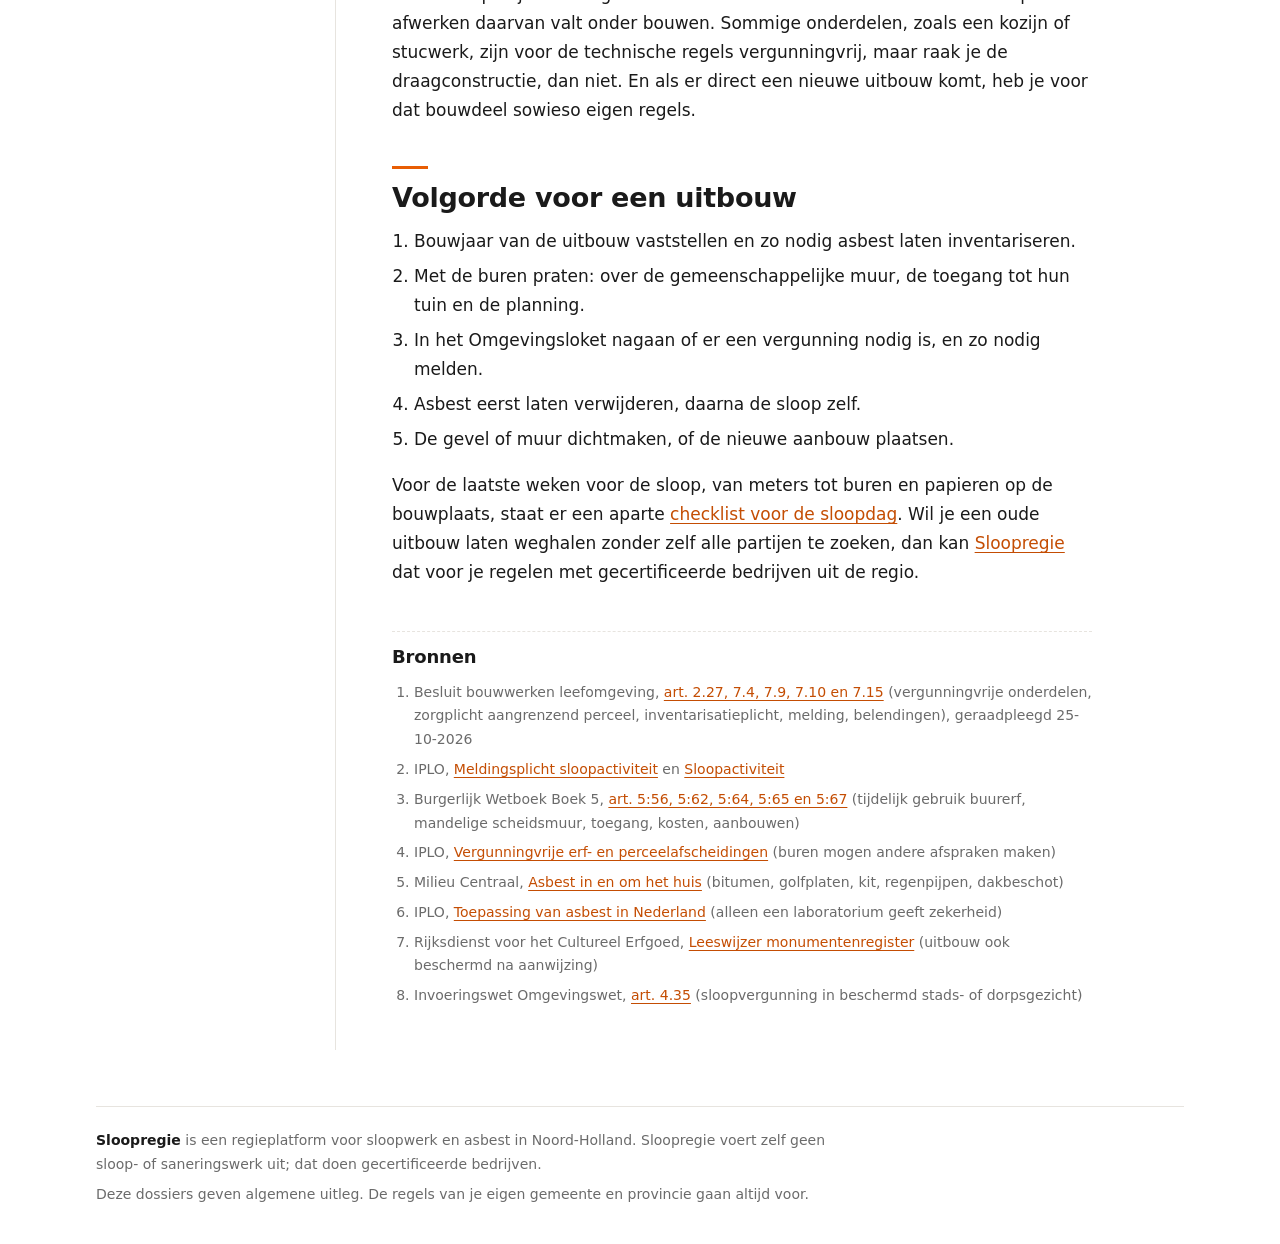
<file: uitbouw-slopen.html>
<!doctype html>
<html lang="nl"><head><meta charset="utf-8"><meta name="viewport" content="width=device-width,initial-scale=1">
<title>Een uitbouw, aanbouw of serre slopen: melding, buren en de gemeenschappelijke muur</title>
<meta name="description" content="Een oude uitbouw of serre weghalen lijkt een kleine klus, maar raakt aan de sloopmelding, asbest, de muur die je met de buren deelt en soms een vergunning. Waar je op let voordat de eerste steen eruit gaat.">
<link rel="canonical" href="https://sloopregie.github.io/uitbouw-slopen.html">
<link rel="icon" href="logo-mark.png" type="image/png">
<meta name="theme-color" content="#e85d04">
<link rel="stylesheet" href="style.css">
<script type="application/ld+json">{"@context": "https://schema.org", "@type": "Article", "headline": "Een uitbouw of serre slopen: waar je aan denkt voordat de eerste steen eruit gaat", "description": "Een oude uitbouw of serre weghalen lijkt een kleine klus, maar raakt aan de sloopmelding, asbest, de muur die je met de buren deelt en soms een vergunning. Waar je op let voordat de eerste steen eruit gaat.", "image": "https://sloopregie.github.io/sloop-excavator.webp", "datePublished": "2026-10-25", "dateModified": "2026-10-25", "inLanguage": "nl-NL", "mainEntityOfPage": "https://sloopregie.github.io/uitbouw-slopen.html", "author": {"@type": "Organization", "name": "Sloopregie", "url": "https://sloopregie.nl/"}, "publisher": {"@type": "Organization", "name": "Sloopregie", "url": "https://sloopregie.nl/"}}</script>
</head><body>
<div class="streep"></div>
<div class="raam">
<aside class="zij"><a class="merk" href="./"><img src="logo-mark.png" alt="" width="54" height="45"><span>Sloopregie<br>dossiers</span></a>
<p class="onder">Sloop en verbouw in Noord-Holland, uitgelegd</p>
<h2>Dossiers</h2><nav aria-label="Dossiers"><ol><li><a href="./">Strippen, verbouwen of slopen?</a></li><li><a href="./uitbouw-slopen.html" aria-current="page">Een uitbouw of serre slopen</a></li><li><a href="./sloop-en-beschermde-dieren.html">Vleermuis, mus of gierzwaluw in het dak</a></li></ol></nav></aside>
<main class="stuk"><article>
<p class="rubriek">Uitbouw en aanbouw</p>
<h1>Een uitbouw of serre slopen: waar je aan denkt voordat de eerste steen eruit gaat</h1>
<p class="lead">Heeft je huis een uitbouw, serre of aanbouw die er later tegenaan is gezet? Wie die wil vervangen door iets groters of nieuwers, moet eerst het oude deel weghalen. Dat raakt aan meer regels dan je verwacht, en vaak ook aan de buren.</p>
<p class="meta">Sloopregie, 25 oktober 2026</p>
<figure class="breed"><img src="sloop-excavator.webp" alt="Gele graafmachine met sloophamer breekt het eind van een rij bakstenen huizen af, met stof en puin op straat" width="1280" height="714" fetchpriority="high"><figcaption>Ook een klein gedeelte van een woning slopen valt onder de sloopregels.</figcaption></figure>

<h2>Melden of niet?</h2>
<p>Een uitbouw slopen is juridisch het gedeeltelijk slopen van je woning. Of je dat moet melden, hangt af van twee dingen. Zit er asbest in dat eruit moet, dan meld je het altijd, minstens vier weken vooraf, bij de gemeente. Zit er geen asbest in, dan is een melding pas nodig als er naar redelijke schatting meer dan 10 m³ sloopafval vrijkomt.</p>
<p>Reken de hoeveelheid bij een bakstenen uitbouw met een betonvloer, een plat dak en kozijnen vooraf goed uit, en niet te krap; een melding die achteraf nodig bleek, kun je niet meer op tijd doen.</p>

<h2>Asbest in een oude aanbouw</h2>
<p>Is de uitbouw van voor 1994, dan heb je voor dat deel van het huis een asbestinventarisatie nodig voordat je sloopt. Juist aanbouwen en serres zijn verdachte plekken: bitumen op een plat dak, golfplaten of vlakke platen als dakbeschot of gevelbekleding, kit tussen kozijn en muur, een oude regenpijp. Dat zijn allemaal toepassingen waarin asbest kan zitten. Zekerheid geeft alleen een laboratoriumanalyse van een monster.</p>
<p>Let op het bouwjaar van de uitbouw zelf, niet alleen van het huis. Een huis uit 1965 met een serre uit 2003 heeft voor die serre geen inventarisatie nodig. Andersom kan een uitbouw uit de jaren tachtig tegen een nieuwer huis staan.</p>

<h2>De muur die je deelt met de buren</h2>
<p>Bij een rijtjeshuis staat de uitbouw vaak tegen of op de erfgrens. Een scheidsmuur die twee gebouwen van verschillende eigenaren gemeen hebben, is wettelijk gemeenschappelijk eigendom: mandelig, heet dat. Dat heeft gevolgen voor de sloop:</p>
<ul>
<li>De muur is niet alleen van jou. Onderhoud, schoonmaak en, als het nodig is, vernieuwing komen op kosten van beide eigenaren.</li>
<li>Iedere mede-eigenaar mag tegen een mandelige muur aanbouwen en er tot de helft van de dikte iets in aanbrengen, zolang de muur daar geen nadeel van heeft. Wat jouw uitbouw ooit in die muur heeft gestoken, moet er dus ook zonder schade weer uit.</li>
<li>Elke mede-eigenaar moet de ander toegang geven tot de muur.</li>
</ul>
<p>Staat de uitbouw tegen een muur die alleen van de buren is, dan heb je die mandeligheid niet, maar wel de plicht om hun eigendom niet te beschadigen. Wie sloopt, moet maatregelen nemen tegen gevaar voor aangrenzende gebouwen en tegen beschadiging van zaken op het perceel ernaast.</p>

<figure><img src="opgeleverd.webp" alt="Leeg bouwterrein tussen bakstenen woningen, afgezet met een oranje bouwhek, klaar voor nieuwbouw" width="1280" height="714" loading="lazy" decoding="async"></figure>

<h2>Werken vanaf het erf van de buren</h2>
<p>Soms kun je een uitbouw alleen slopen of de gevel daarna alleen afwerken vanuit de tuin van de buren. Daar heeft de wet iets voor: als het voor werk aan jouw huis noodzakelijk is om tijdelijk het erf van de buren te gebruiken, moeten zij dat toestaan. Wel na behoorlijke kennisgeving, tegen een schadeloosstelling, en niet als zij een zwaarwegende reden hebben om te weigeren of uitstel te vragen. Buren mogen samen ook andere afspraken maken dan de wet. Leg die op papier vast, met data en wat er na afloop hersteld wordt.</p>

<h2>Toch een vergunning?</h2>
<p>Slopen is op rijksniveau niet vergunningplichtig, maar er zijn uitzonderingen. Is je huis een rijksmonument, dan is de uitbouw meestal mee beschermd, ook als die pas na de aanwijzing is gebouwd, en dan heb je voor het weghalen een omgevingsvergunning nodig. In een beschermd stads- of dorpsgezicht en waar het omgevingsplan eigen sloopregels heeft, kan dat ook. Kijk het na in het Omgevingsloket voordat je de melding doet.</p>
<p>Na de sloop blijft er een gat of een kale muur achter. Het dichtmaken of opnieuw afwerken daarvan valt onder bouwen. Sommige onderdelen, zoals een kozijn of stucwerk, zijn voor de technische regels vergunningvrij, maar raak je de draagconstructie, dan niet. En als er direct een nieuwe uitbouw komt, heb je voor dat bouwdeel sowieso eigen regels.</p>

<h2>Volgorde voor een uitbouw</h2>
<ol>
<li>Bouwjaar van de uitbouw vaststellen en zo nodig asbest laten inventariseren.</li>
<li>Met de buren praten: over de gemeenschappelijke muur, de toegang tot hun tuin en de planning.</li>
<li>In het Omgevingsloket nagaan of er een vergunning nodig is, en zo nodig melden.</li>
<li>Asbest eerst laten verwijderen, daarna de sloop zelf.</li>
<li>De gevel of muur dichtmaken, of de nieuwe aanbouw plaatsen.</li>
</ol>
<p>Voor de laatste weken voor de sloop, van meters tot buren en papieren op de bouwplaats, staat er een aparte <a href="https://sloopregie.netlify.app/checklist-sloopdag.html">checklist voor de sloopdag</a>. Wil je een oude uitbouw laten weghalen zonder zelf alle partijen te zoeken, dan kan <a href="https://sloopregie.nl/sectoren/particulieren">Sloopregie</a> dat voor je regelen met gecertificeerde bedrijven uit de regio.</p>

<section class="bronnen"><h2>Bronnen</h2><ol><li>Besluit bouwwerken leefomgeving, <a href="https://wetten.overheid.nl/BWBR0041297">art. 2.27, 7.4, 7.9, 7.10 en 7.15</a> (vergunningvrije onderdelen, zorgplicht aangrenzend perceel, inventarisatieplicht, melding, belendingen), geraadpleegd 25-10-2026</li><li>IPLO, <a href="https://iplo.nl/regelgeving/regels-voor-activiteiten/sloopactiviteit/meldingsplicht-sloopactiviteit/">Meldingsplicht sloopactiviteit</a> en <a href="https://iplo.nl/regelgeving/regels-voor-activiteiten/sloopactiviteit/">Sloopactiviteit</a></li><li>Burgerlijk Wetboek Boek 5, <a href="https://wetten.overheid.nl/BWBR0005288">art. 5:56, 5:62, 5:64, 5:65 en 5:67</a> (tijdelijk gebruik buurerf, mandelige scheidsmuur, toegang, kosten, aanbouwen)</li><li>IPLO, <a href="https://iplo.nl/thema/bouw/bouwen-vergunning-melding/erfafscheiding/">Vergunningvrije erf- en perceelafscheidingen</a> (buren mogen andere afspraken maken)</li><li>Milieu Centraal, <a href="https://www.milieucentraal.nl/huis-en-tuin/asbest/asbest-in-en-om-het-huis/">Asbest in en om het huis</a> (bitumen, golfplaten, kit, regenpijpen, dakbeschot)</li><li>IPLO, <a href="https://iplo.nl/thema/asbest/wat-is-asbest/toepassing-in-nederland/">Toepassing van asbest in Nederland</a> (alleen een laboratorium geeft zekerheid)</li><li>Rijksdienst voor het Cultureel Erfgoed, <a href="https://monumentenregister.cultureelerfgoed.nl/leeswijzer">Leeswijzer monumentenregister</a> (uitbouw ook beschermd na aanwijzing)</li><li>Invoeringswet Omgevingswet, <a href="https://wetten.overheid.nl/BWBR0043660">art. 4.35</a> (sloopvergunning in beschermd stads- of dorpsgezicht)</li></ol></section>
</article></main>
<div class="voet"><p><b>Sloopregie</b> is een regieplatform voor sloopwerk en asbest in Noord-Holland. Sloopregie voert zelf geen sloop- of saneringswerk uit; dat doen gecertificeerde bedrijven.</p>
<p>Deze dossiers geven algemene uitleg. De regels van je eigen gemeente en provincie gaan altijd voor.</p></div>
</div>
</body></html>
</file>
<file: style.css>
:root{--oranje:#e85d04;--oranje2:#c44d03;--wasoranje:#fff4ec;--nacht:#1c1c1e;--inkt:#1a1a1a;--inkt2:#3a3a3c;--grijs:#6b6b6b;--grond:#ffffff;--vlak:#f5f4f2;--lijn:#e7e4df;--groen:#16a34a}
*{box-sizing:border-box}
html{-webkit-text-size-adjust:100%;overflow-x:clip}
body{margin:0;background:var(--grond);color:var(--inkt);font-family:Inter,ui-sans-serif,system-ui,-apple-system,"Segoe UI",Roboto,"Helvetica Neue",Arial,sans-serif;font-size:17px;line-height:1.7;-webkit-font-smoothing:antialiased}
a{color:var(--oranje2);text-underline-offset:3px}
a:hover{color:var(--inkt)}
img{max-width:100%;height:auto;display:block}
.streep{height:6px;background:linear-gradient(90deg,var(--oranje) 0 62%,var(--nacht) 62% 100%)}
.raam{max-width:1120px;margin:0 auto;padding:0 16px;display:grid;grid-template-columns:240px minmax(0,1fr);gap:56px}
.zij{padding:32px 0;border-right:1px solid var(--lijn);padding-right:24px}
.zij .merk{display:flex;align-items:center;gap:10px;text-decoration:none;color:var(--inkt);font-weight:800;font-size:17px;line-height:1.2;margin-bottom:6px}
.zij .merk img{width:54px;height:45px;object-fit:contain}
.zij .onder{font-size:13px;color:var(--grijs);margin:0 0 24px}
.zij h2{font-size:12px;text-transform:uppercase;letter-spacing:.1em;color:var(--grijs);margin:0 0 8px}
.zij nav ol{list-style:none;padding:0;margin:0}
.zij nav li{margin:0}
.zij nav a{display:block;padding:9px 0 9px 12px;border-left:3px solid transparent;text-decoration:none;color:var(--inkt2);font-size:15px;line-height:1.35}
.zij nav a:hover{color:var(--oranje2)}
.zij nav a[aria-current]{border-left-color:var(--oranje);color:var(--inkt);font-weight:700}
.stuk{padding:40px 0 24px;max-width:700px}
.rubriek{font-size:13px;font-weight:700;color:var(--oranje2);text-transform:uppercase;letter-spacing:.1em;margin:0 0 10px}
h1{font-size:clamp(29px,4.2vw,42px);line-height:1.12;letter-spacing:-.02em;margin:0 0 16px;text-wrap:balance}
.lead{font-size:19px;color:var(--inkt2);margin:0 0 10px;border-left:4px solid var(--oranje);padding-left:16px}
.meta{font-size:14px;color:var(--grijs);margin:12px 0 22px}
h2{font-size:clamp(22px,2.8vw,27px);line-height:1.25;margin:42px 0 12px;letter-spacing:-.01em;text-wrap:balance}
h2::before{content:"";display:block;width:36px;height:3px;background:var(--oranje);margin-bottom:12px}
h3{font-size:18px;margin:24px 0 6px}
p{margin:0 0 16px}
ul,ol{padding-left:22px;margin:0 0 18px}
li{margin:6px 0}
figure{margin:28px 0}
figure img{width:100%;border-radius:4px}
figure.breed img{aspect-ratio:16/9;object-fit:cover}
figcaption{font-size:14px;color:var(--grijs);margin-top:8px;padding-left:10px;border-left:2px solid var(--lijn)}
.vraag{background:var(--vlak);border-radius:6px;padding:16px 18px;margin:22px 0}
.vraag h3{margin-top:0}
.vraag p:last-child{margin:0}
.twee{display:grid;grid-template-columns:1fr 1fr;gap:14px;margin:18px 0 22px}
.twee>div{border:1px solid var(--lijn);border-radius:6px;padding:14px 16px}
.twee h3{margin-top:0;font-size:17px}
.twee p:last-child,.twee ul:last-child{margin:0}
.tabel{overflow-x:auto;margin:16px 0 22px;-webkit-overflow-scrolling:touch}
table{width:100%;border-collapse:collapse;font-size:15px}
th,td{text-align:left;padding:9px 10px;border-bottom:1px solid var(--lijn);vertical-align:top}
th{border-bottom:2px solid var(--nacht);font-weight:700}
.let{background:var(--wasoranje);padding:14px 18px;border-radius:6px;margin:24px 0}
.let p:last-child{margin:0}
.bronnen{margin-top:44px;padding-top:14px;border-top:1px dashed var(--lijn)}
.bronnen h2::before{display:none}
.bronnen h2{font-size:18px;margin-top:0}
.bronnen li{font-size:14px;color:var(--grijs)}
.voet{grid-column:1/-1;border-top:1px solid var(--lijn);padding:22px 0 32px;font-size:14px;color:var(--grijs)}
.voet p{margin:0 0 6px;max-width:760px}
.voet b{color:var(--inkt)}
@media(max-width:860px){.raam{grid-template-columns:1fr;gap:0}.zij{border-right:0;border-bottom:1px solid var(--lijn);padding:18px 0 10px}.zij .onder{margin-bottom:12px}.zij nav ol{display:flex;flex-wrap:wrap;gap:4px 14px}.zij nav a{padding:6px 0;border-left:0;border-bottom:3px solid transparent}.zij nav a[aria-current]{border-bottom-color:var(--oranje)}.stuk{padding-top:26px}}
@media(max-width:600px){body{font-size:16px}.lead{font-size:17px}.twee{grid-template-columns:1fr}}
</file>
